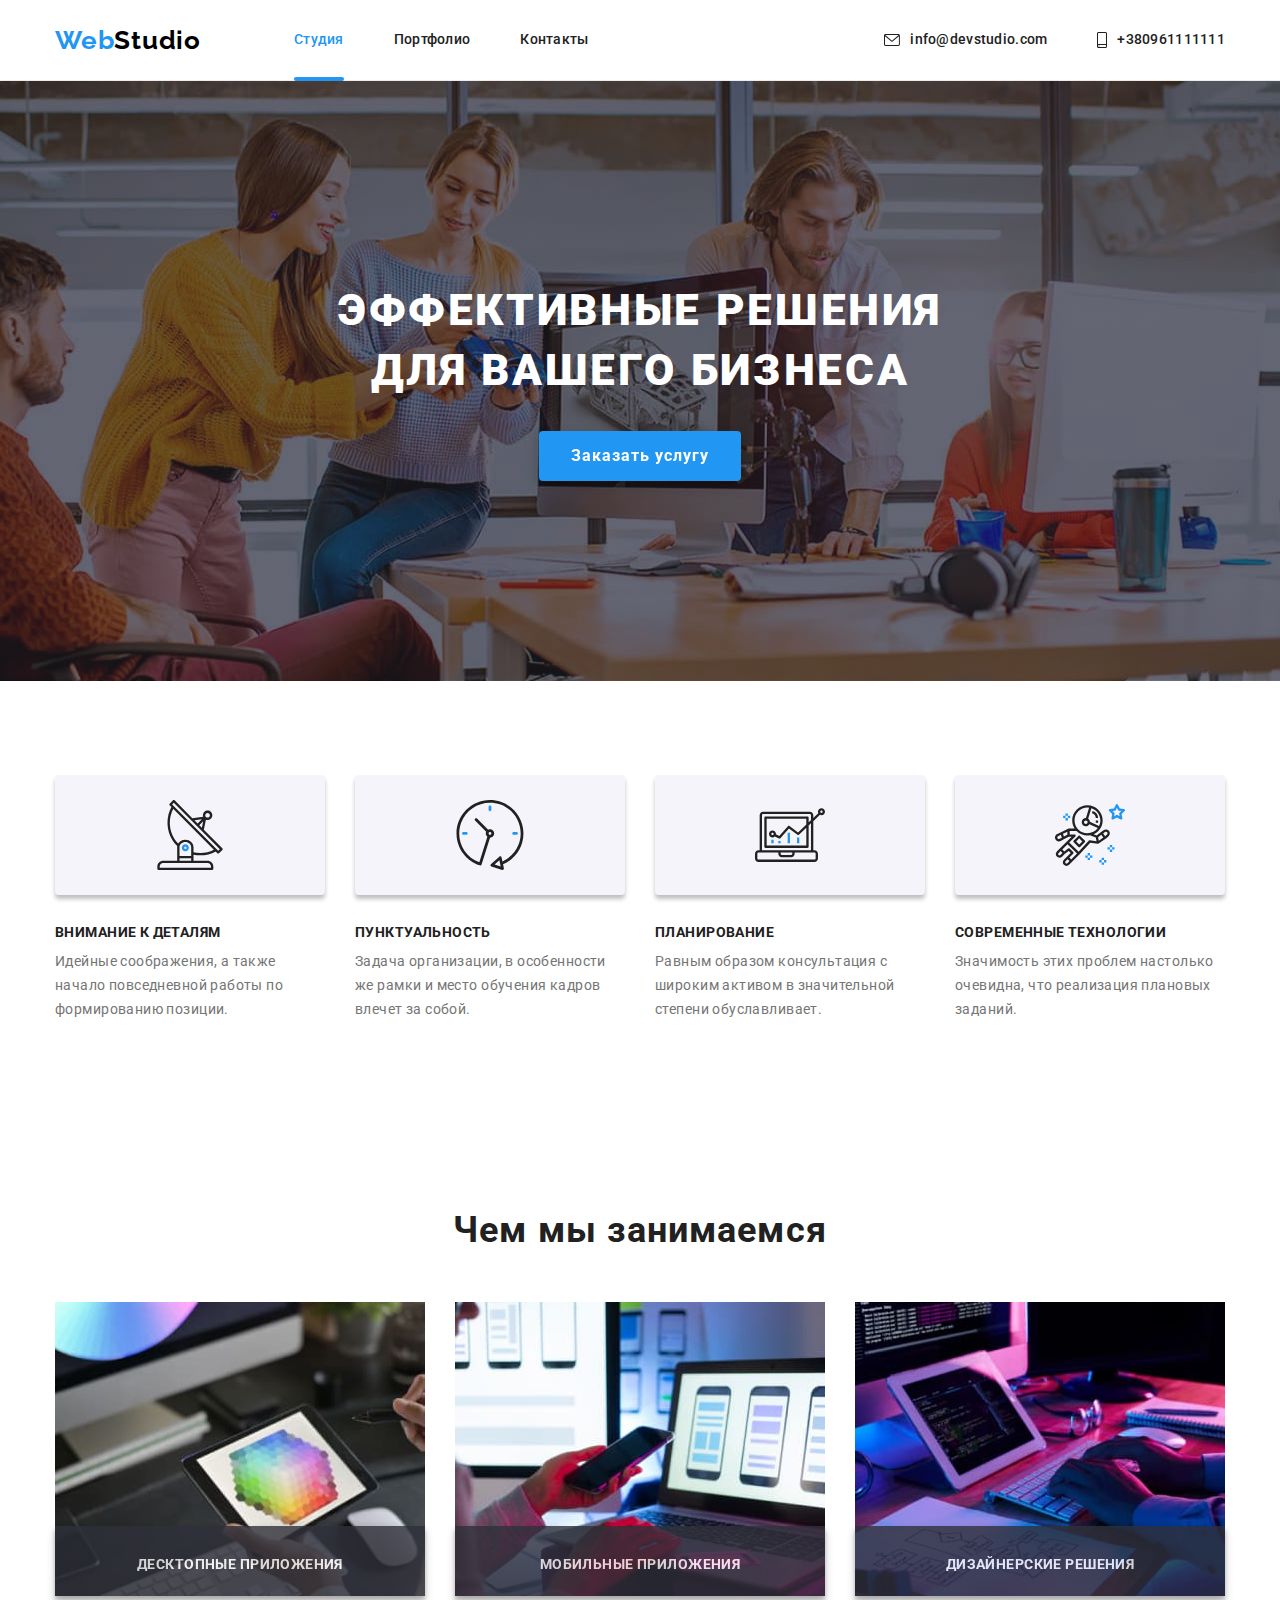
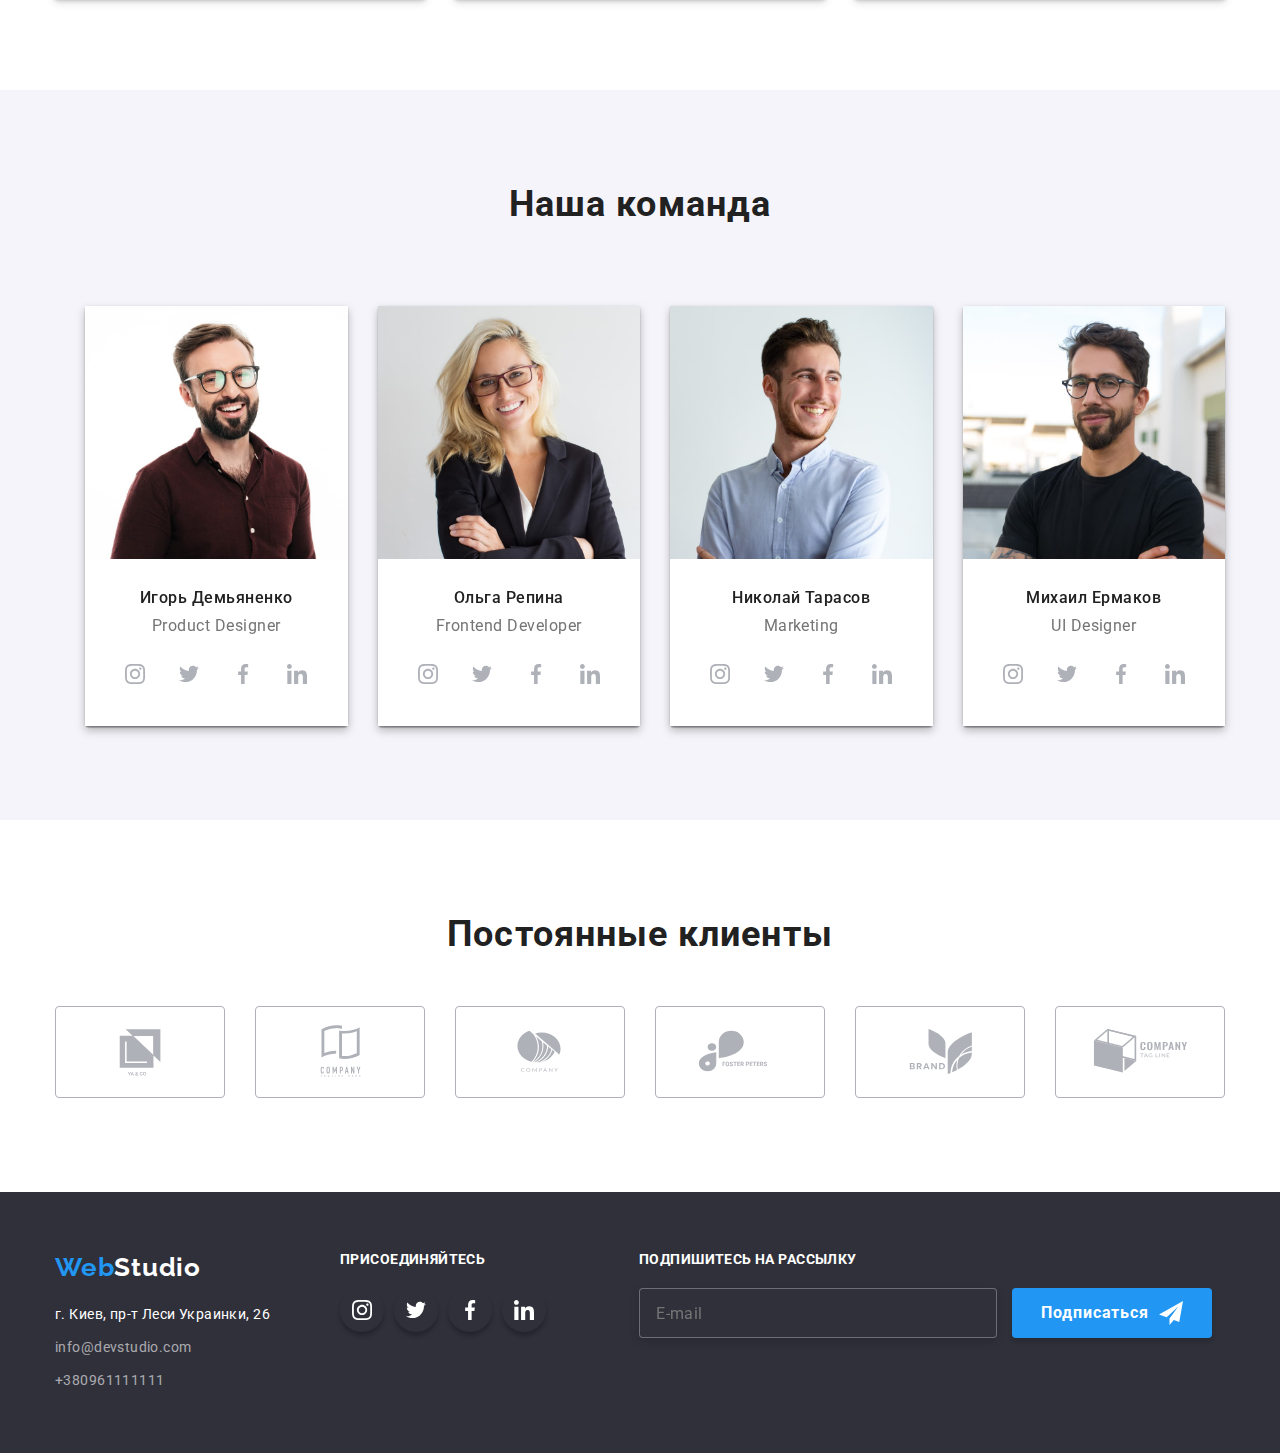
<file: index.html>
<!DOCTYPE html>
<html lang="ru">
  <head>
    <meta charset="UTF-8" />
    <meta http-equiv="X-UA-Compatible" content="IE=edge" />
    <meta name="viewport" content="width=device-width, initial-scale=1.0" />
    <title lang="en">WebStudio</title>
    <link rel="preconnect" href="https://fonts.googleapis.com">
    <link rel="preconnect" href="https://fonts.gstatic.com" crossorigin>
    <link href="https://fonts.googleapis.com/css2?family=Raleway:wght@700&family=Roboto:wght@400;500;700;900&display=swap" rel="stylesheet">
    <link rel="stylesheet" href="https://cdnjs.cloudflare.com/ajax/libs/modern-normalize/1.1.0/modern-normalize.min.css">
    <link rel="stylesheet" href="./css/main.min.css" />
    
  </head>

  <body> 
    
     
    <!-- Меню навигации -->
    
    <header class="header">
      <div class="header__container container">
       <nav class="header__navigation"> 
        <a class="header__logo link"  href=""> Web<span class="header__logo-span link" >Studio</span></a> 
        <ul class="header__list">
          <li class="header__item"><a class="header__link link current" href="/index.html">Студия</a></li>
          <li class="header__item"><a class="header__link link" href="./portfolio.html ">Портфолио</a></li>
          <li class="header__item"><a class="header__link link" href="">Контакты</a></li>
        </ul> 
      </nav>

        <!--Ссылка на адрес електронной пошти-->
        <ul class="contacts ">
          <li class="contacts__item">
            <a class="contacts__link link" lang="en" href="mailto:info@devstudio.com"><svg class="contacts__icon" width="16" height="12">
              <use href="./img/sprite.svg#icon-envelope"></use>
            </svg> info@devstudio.com</a>
          </li>
          <!--Ссылка на телефонный номер-->
          <li class="contacts__item"><a class="contacts__link link" href="tel:+380961111111"><svg class="contacts__icon" width="10" height="16">
              <use href="./img/sprite.svg#icon-smartphone"></use>
            </svg> +380961111111</a></li>
        </ul>
      </div>
    </header>
  
 

    <!-- Герой -->
    <main>
       <section class=" hero">
      <div class="container">
      
        <h1 class="hero__title">
          Эффективные решения <br />
          для вашего бизнеса
        </h1>
        <button class="hero__button" type="button " data-modal-open>Заказать услугу</button>
      
      </div>
    </section>
      <!-- Секция преимущества -->
      <section class="section">
      <div class="container">
        <h2 class="visually-hidden">Услуги</h2>
        <ul class="benefits">
          <li class="benefits__item"> 
            <div class="benefits__box">
            <svg class="benefits__icon">
            <use href="./img/sprite.svg#icon-antenna" width="70" height="70"></use>
          </svg>
        </div>
            <h3 class="benefits__title">ВНИМАНИЕ К ДЕТАЛЯМ</h3>
            <p class="benefits__text">
              Идейные соображения, а также начало повседневной работы по
              формированию позиции.
            </p>
          </li>

          <li class="benefits__item"> 
            <div class="benefits__box">
            <svg class="benefits__icon">
            <use href="./img/sprite.svg#icon-clock" width="70" height="70"></use>
          </svg>
        </div>
            <h3 class="benefits__title">ПУНКТУАЛЬНОСТЬ</h3>
            <p class="benefits__text">
              Задача организации, в особенности же рамки и место обучения кадров
              влечет за собой.
            </p>
          </li>

          <li class="benefits__item"> 
            <div class="benefits__box">
            <svg class="benefits__icon">
            <use href="./img/sprite.svg#icon-diagram" width="70" height="70"></use>
          </svg>
        </div>
            <h3 class="benefits__title">ПЛАНИРОВАНИЕ</h3>
            <p class="benefits__text">
              Равным образом консультация с широким активом в значительной
              степени обуславливает.
            </p>
          </li>

          <li class="benefits__item"> 
            <div class="benefits__box">
            <svg class="benefits__icon">
            <use href="./img/sprite.svg#icon-astronaut" width="70" height="70"></use>
          </svg>
        </div>
            <h3 class="benefits__title">СОВРЕМЕННЫЕ ТЕХНОЛОГИИ</h3>
            <p class="benefits__text">
              Значимость этих проблем настолько очевидна, что реализация
              плановых заданий.
            </p>
          </li>
        </ul>
       </div>
       </section>


      <!-- Чем занимаеться студия -->
      <section class="section ">
      <div class="container ">
        <h2 class="section__title">Чем мы занимаемся</h2>
        <ul class="services">
          <li class="services__item">
            <img
              src="./img/img1.jpg"
              width="370"
              height="294"
              alt="розробка дизайна"
            /><div class="services__container">
            <h3 class="services__heading">Десктопные приложения</h3</div>
          </li>
          <li class="services__item">
            <img
              src="./img/img2.jpg"
              width="370"
              height="294"
              alt="Создание дизайна для телефонной версии"
            /><div class="services__container">
            <h3 class="services__heading">Мобильные приложения</h3></div>
          </li>
          <li class="services__item">
            <img
              src="./img/img3.jpg"
              width="370"
              height="294"
              alt="Создание алгоритма"
            /><div class="services__container">
            <h3 class="services__heading">Дизайнерские решения</h3></div>
          </li>
        </ul>
      </div>
      </section>  
      <!-- Команда -->
      <section class="section section--another-bg">
      <div class="container">
        <h2 class="section__title">Наша команда</h2>
        <ul class="team list">
          <li class="team__item">
            <article class="team-card">
              <div class="team-card__thumb">
            <img
              src="./img/img4.jpg"
              width="270"
              height="260"
              alt="Игорь Демьяненко"
            />
            </div>
            <div class="team-card__content">
            <h3 class="team-card__title">Игорь Демьяненко</h3>
            <p class="team-card__text" lang="en">Product Designer</p>
             <ul class="social-network">
                <li class="social-network__item"><a class="social-network__link" href=""><svg class="social-network__icon " width="20" height="20">
            <use href="./img/sprite.svg#icon-instagram" width="20" height="20"></use>
            </svg></a>
               </li>
               
              <li class="social-network__item"><a class="social-network__link" href=""><svg class="social-network__icon" width="20" height="20">
            <use href="./img/sprite.svg#icon-twitter" width="20" height="20"></use>
            </svg></a></li>

              <li class="social-network__item"><a class="social-network__link" href=""><svg class="social-network__icon" width="20" height="20">
            <use href="./img/sprite.svg#icon-facebook" width="20" height="20"></use>
            </svg></a></li>
              
            <li class="social-network__item"><a class="social-network__link"  href=""><svg class="social-network__icon" width="20" height="20">
            <use href="./img/sprite.svg#icon-linkedin" width="20" height="20"></use>
            </svg></a></li>
          </ul>
          </div>
          </article>
        </li> 

          <li class="team__item">
            <article class="team-card">
              <div class="team-card__thumb">
            <img
              src="./img/img5.jpg"
              width="270"
              height="260"
              alt="Ольга Репина"
            />
            </div >
            <div class="team-card__content">
            <h3 class="team-card__title">Ольга Репина</h3>
            <p class="team-card__text" lang="en">Frontend Developer </p>
            
              <ul class="social-network">
                <li class="social-network__item"><a class="social-network__link" href=""><svg class="social-network__icon " width="20" height="20">
            <use href="./img/sprite.svg#icon-instagram" width="20" height="20"></use>
            </svg></a>
               </li>
               
              <li class="social-network__item"><a class="social-network__link" href=""><svg class="social-network__icon" width="20" height="20">
            <use href="./img/sprite.svg#icon-twitter" width="20" height="20"></use>
            </svg></a></li>

              <li class="social-network__item"><a class="social-network__link" href=""><svg class="social-network__icon" width="20" height="20">
            <use href="./img/sprite.svg#icon-facebook" width="20" height="20"></use>
            </svg></a></li>
              
            <li class="social-network__item"><a class="social-network__link" href=""><svg class="social-network__icon" width="20" height="20">
            <use href="./img/sprite.svg#icon-linkedin" width="20" height="20"></use>
            </svg></a></li>
          </ul>
          </div>
        </article>
          </li>

          <li class="team__item">
            <article class="team-card">
              <div class="team-card__thumb">
            <img
              src="./img/img6.jpg"
              width="270"
              height="260"
              alt="Николай Тарасов"
            />
            </div>
            <div class="team-card__content">
            <h3 class="team-card__title">Николай Тарасов</h3>
            <p class="team-card__text"  lang="en">Marketing</p>
             <ul class="social-network">
                <li class="social-network__item"><a class="social-network__link" href=""><svg class="social-network__icon " width="20" height="20">
            <use href="./img/sprite.svg#icon-instagram" width="20" height="20"></use>
            </svg></a>
               </li>
               
              <li class="social-network__item"><a class="social-network__link" href=""><svg class="social-network__icon" width="20" height="20">
            <use href="./img/sprite.svg#icon-twitter" width="20" height="20"></use>
            </svg></a></li>

              <li class="social-network__item"><a class="social-network__link" href=""><svg class="social-network__icon" width="20" height="20">
            <use href="./img/sprite.svg#icon-facebook" width="20" height="20"></use>
            </svg></a></li>
              
            <li class="social-network__item"><a class="social-network__link" href=""><svg class="social-network__icon" width="20" height="20">
            <use href="./img/sprite.svg#icon-linkedin" width="20" height="20"></use>
            </svg></a></li>
          </ul>
          </div>
          </article>
          </li>

          <li class="team__item">
            <article class="team-card">
              <div class="team-card__thumb">
            <img
              src="./img/img7.jpg"
              width="270"
              height="260"
              alt="Михаил Ермаков"
            />
            </div>
            <div class="team-card__content">
            <h3 class="team-card__title">Михаил Ермаков</h3>
            <p class="team-card__text"  lang="en">UI Designer</p>
             <ul class="social-network">
                <li class="social-network__item"><a class="social-network__link" href=""><svg class="social-network__icon " width="20" height="20">
            <use href="./img/sprite.svg#icon-instagram" width="20" height="20"></use>
            </svg></a>
               </li>
               
              <li class="social-network__item"><a class="social-network__link" href=""><svg class="social-network__icon" width="20" height="20">
            <use href="./img/sprite.svg#icon-twitter" width="20" height="20"></use>
            </svg></a></li>

              <li class="social-network__item"><a class="social-network__link" href=""><svg class="social-network__icon" width="20" height="20">
            <use href="./img/sprite.svg#icon-facebook" width="20" height="20"></use>
            </svg></a></li>
              
            <li class="social-network__item"><a class="social-network__link" href=""><svg class="social-network__icon" width="20" height="20">
            <use href="./img/sprite.svg#icon-linkedin" width="20" height="20"></use>
            </svg></a></li>
          </ul>
          </div>
          </article>
          </li>
        </ul>
      </div>
    </section>

    <!-- Постоянные клиенты -->
    <section class=" section">
      <div class="container">
        <h2 class="section__title">Постоянные клиенты</h2>
        <ul class="clients">
          <li class="clients__item"> <a class="clients__link" href=""> <svg class="clients__icon" width="170" height="92" >
            <use  href="./img/sprite.svg#icon-Client-1" width="106" height="60"></use>
          </svg></a> </li>
          <li class="clients__item"> <a class="clients__link" href=""> <svg class="clients__icon" width="170" height="92" >
            <use  href="./img/sprite.svg#icon-Client-2" width="106" height="60"></use>
          </svg></a> </li>
          <li class="clients__item"> <a class="clients__link" href=""> <svg class="clients__icon" width="170" height="92" >
            <use  href="./img/sprite.svg#icon-Client-3" width="106" height="60"></use>
          </svg></a> </li>
          <li class="clients__item"> <a class="clients__link" href=""> <svg class="clients__icon" width="170" height="92" >
            <use  href="./img/sprite.svg#icon-Client-4" width="106" height="60"></use>
          </svg></a> </li>
          <li class="clients__item"> <a class="clients__link" href=""> <svg class="clients__icon" width="170" height="92" >
            <use  href="./img/sprite.svg#icon-Client-5" width="106" height="60"></use>
          </svg></a> </li>
          <li class="clients__item"> <a class="clients__link" href=""> <svg class="clients__icon" width="170" height="92" >
            <use  href="./img/sprite.svg#icon-Client-6" width="106" height="60"></use>
          </svg></a> </li>
        </ul>

      </div>

    </section>
    </main>

    <footer class="footer">
      <div class="container footer-container">
        <div class="contacts-container">
       <h2 class="visually-hidden">Наши контакты</h2>
        <a class="footer__logo link" href=""> Web<span class="footer__logo-span">Studio</span> </a>
       <address> 
         <ul  class="footer-contacts" >      
          <li class="footer-contacts__item"><a class="footer-contacts__link link"
            href="https://goo.gl/maps/Y9wyzisQfnfLE8UF7"
            target="_blank"
            rel="noopener noreferrer"
            >г. Киев, пр-т Леси Украинки, 26</a
          ></li>    
          <li class="footer-contacts__item"><a class="footer-contacts__link-contact link" href="mailto:info@devstudio.com">info@devstudio.com</a></li> 

         <li class="footer-contacts__item"><a class="footer-contacts__link-contact link" href="tel:+380961111111">+380961111111</a></ul></li> 
        </ul>
      </address></div>
      <div class="join-footer">
       <h3 class="join-footer__title">Присоединяйтесь</h3>
       <ul class="footer-social-network">
         <li class="footer-social-network__item"> <a class="footer-social-network__link" href=""> <svg class="footer-social-network__icon" width="20" height="20">
           <use href="./img/sprite.svg#icon-instagram" width="20" height="20"></use>
         </svg></a> </li>
         <li class="footer-social-network__item"> <a class="footer-social-network__link" href=""> <svg class="footer-social-network__icon" width="20" height="20">
           <use href="./img/sprite.svg#icon-twitter" width="20" height="20"></use>
         </svg></a> </li>
         <li class="footer-social-network__item"> <a class="footer-social-network__link" href=""> <svg class="footer-social-network__icon" width="20" height="20">
           <use href="./img/sprite.svg#icon-facebook" width="20" height="20"></use>
         </svg></a> </li>
         <li class="footer-social-network__item"> <a class="footer-social-network__link" href=""> <svg class="footer-social-network__icon" width="20" height="20">
           <use href="./img/sprite.svg#icon-linkedin" width="20" height="20"></use>
         </svg></a> </li>
       </ul>
      </div>
       <form class="subscribe">
       <p class="subscribe__title ">Подпишитесь на рассылку</p>
         <span class="subscribe__form"> 
           <label>
             <input type="email" name="email" placeholder="E-mail"  class="subscribe__email"></label>
           <button type="submit" class="subscribe__button " >  Подписаться   <svg class="subscribe__icon" width="24" height="24">
        <use href="./img/sprite.svg#icon-telegram" width="24" height="24"></use>
        </svg></button></span>
     </form>

      </div>
      </div>
    </footer>

<div class="backdrop is-hidden" data-modal>
  <div class="modal-window ">
    <button class="modal-window__button" type="button" data-modal-close><svg class="modal-window__icon" >
      <use href="./img/sprite.svg#icon-modal-X"></use>
    </svg></button>
  

 <form action="#" class="modal-form">
   <b class="modal-form__title">Оставьте свои данные, мы вам перезвоним</b>
    <div class="modal-form__field">
     <label for="input-name" class="modal-form__label">Имя</label>
      <span class="modal-form__wrapper">
        <input type="text" id="input-name" class="modal-form__input" placeholder="Светлана Каавач"
         name="modal-name">
            <svg class="modal-form__icon" width="18" height="18">
               <use href="./img/sprite.svg#icon-person"></use>
               </svg>
       </span>
    </div> 
         <div class="modal-form__field">
           <label for="input-tel" class="modal-form__label">Телефон</label>
           <span class="modal-form__wrapper">
             <input type="tel" id="input-tel" class="modal-form__input" placeholder="+380777777777"
               name="modal-name">
                 <svg class="modal-form__icon" width="18" height="18">
                 <use href="./img/sprite.svg#icon-phone-form"></use>
                </svg>
           </span>
       </div>    
<div class="modal-form__field">
        <label for="input-email" class="modal-form__label">Почта</label>
           <span class="modal-form__wrapper">
            <input type="email" id="input-email" class="modal-form__input" placeholder="svetka@gmail.com"
            name="modal-name">
             <svg class="modal-form__icon" width="18" height="18">
              <use href="./img/sprite.svg#icon-email-form"></use>
             </svg>
           </span>
  </div>

   <div class="modal-form__field">
      <label for="comment" class="modal-form__label">Комментарий</label>
        <textarea name="modal-comment" id="comment" placeholder="Введите текст" class="modal-form__comment"></textarea>
     </div>
    <div class="modal-form__field">
      <input type="checkbox" id="check" name="policy" class="visually-hidden checkbox">
      <label for="check" class="checkbox__label">
       <span class="checkbox__icon">
        <svg class="" width="16" height="15">
       <use href="./img/sprite.svg#icon-check"></use>
        </svg>
        </span>
      <p class="checkbox__policy-text"> Соглашаюсь с рассылкой и принимаю  <a class="checkbox__policy-agreement" href="">Условия договора</a></p></label>
    </div>
     <button type="submit" class="form-btn">Отправить</button>
     </form>
     </div>
        </div>  
 <script src="./js/modal.js"></script>
  </body>
</html>
</file>
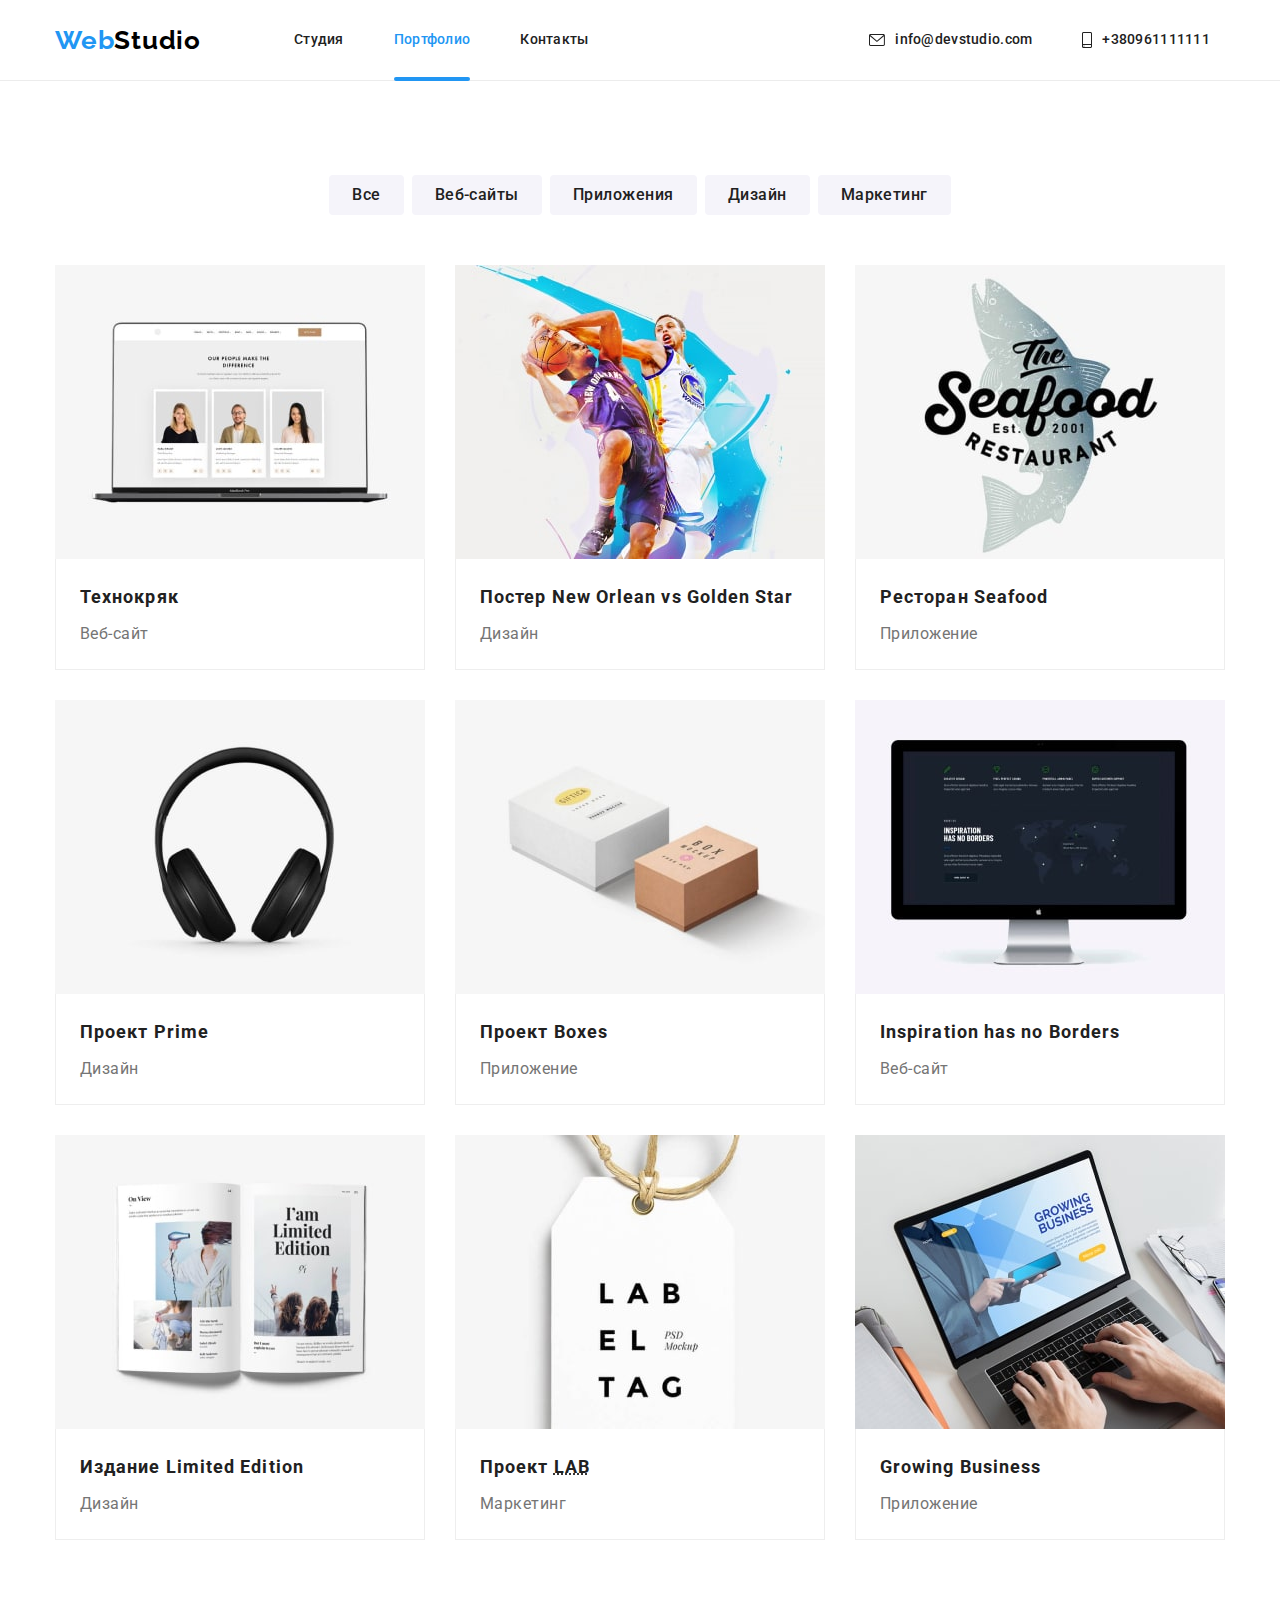
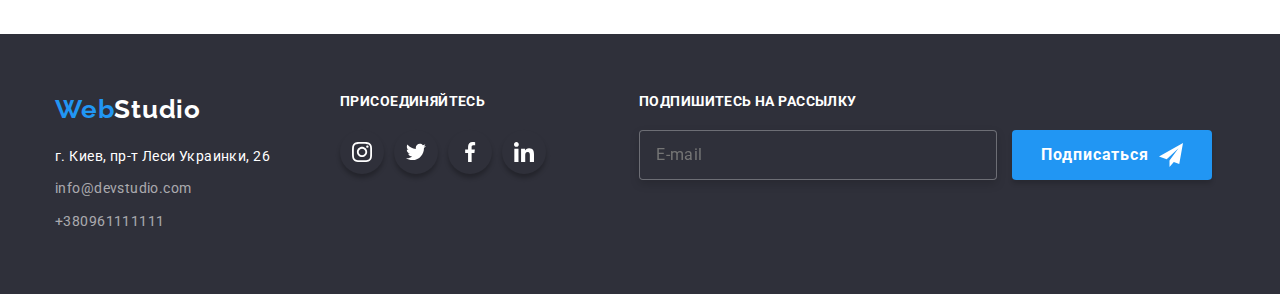
<file: portfolio.html>
<!DOCTYPE html>
<html lang="ru">
  <head>
    <meta charset="UTF-8" />
    <meta http-equiv="X-UA-Compatible" content="IE=edge" />
    <meta name="viewport" content="width=device-width, initial-scale=1.0" />
    <title lang="en">WebStudio</title>
<link rel="preconnect" href="https://fonts.googleapis.com">
<link rel="preconnect" href="https://fonts.gstatic.com" crossorigin>
<link href="https://fonts.googleapis.com/css2?family=Raleway:wght@700&family=Roboto:wght@400;500;700;900&display=swap" rel="stylesheet">
    <link rel="stylesheet" href="https://cdnjs.cloudflare.com/ajax/libs/modern-normalize/1.1.0/modern-normalize.min.css">
    <link rel="stylesheet" href="./css/main.min.css" />
    

  </head>
  <body>


    <!-- Меню навигации -->

    <header class="header">
      <div  class="header__container container">
      <nav class="header__navigation">
        <a class="header__logo link"  href=""> Web<span class="header__logo-span link">Studio</span></a> 
        <ul class="header__list">
          <li class="header__item" ><a class="header__link  link  " href="./index.html">Студия</a></li>
          <li class="header__item" ><a class="header__link  link  current"  href ="./portfolio.html">Портфолио</a></li>
          <li class="header__item"><a class="header__link link" href="">Контакты</a></li>
        </ul>
      </nav>
      <!--Ссылка на адрес електронной пошти-->
      <div class="header__container container">
      <ul class="contacts">
        <li class="contacts__item">
          <a class="contacts__link link" href="mailto:info@devstudio.com"
            ><svg class="contacts__icon" width="16" height="12">
              <use href="./img/sprite.svg#icon-envelope"></use>
            </svg> info@devstudio.com</a>
        </li>
        <!--Ссылка на телефонный номер-->
        <li class="contacts__item"><a class="contacts__link link" href="tel:+380961111111"><svg class="contacts__icon" width="10" height="16">
              <use href="./img/sprite.svg#icon-smartphone"></use>
            </svg> +380961111111</a></li>
      </ul>
      </div>
    </div>
    </header>


    <!-- Герой -->
    <main>
      <section class="section">
      <div class="container">
      
        <!--Фильтр в герое-->
        <h1 class="visually-hidden">Основная информация</h1>
        <ul class="filter">
          <li class="filter__item "><button class="filter__button  all" type="button">Все</button></li> 
          <li class="filter__item "><button class="filter__button web-sites" type="button">Веб-сайты</button></li>
          <li class="filter__item "><button class="filter__button aplication" type="button">Приложения</button></li>
          <li class="filter__item "><button class="filter__button design" type="button">Дизайн</button></li>
          <li class="filter__item "><button class="filter__button marketing" type="button">Маркетинг</button></li>
        </ul>
        <!--Список функций сайта с картинками-->
        <ul class="grid ">
          <li class="grid__item">
            <article class="project">
              <a class="project__link" href="">
              <div class="project__thumb">
            <img
              src="./img/Portfolio-img/img-1.jpg"
              alt="Как виглядит веб-страница на ноутбуке "
              width="370"
              height="294"
            />
          <p class="project__text-overlay">Технокряк это современная площадка распространения коронавируса. Компании используют эту платформу для цифрового шпионажа и атак на защищённые сервера конкурентов.</p>
          </div>
            <div class="card-content">
            <h2 class="card-content__title">Технокряк</h2>
            <p class="card-content__description">Веб-сайт</p>
          </div>
          </a>
        </article>
      </li>
          <li class="grid__item">
            <article class="project"> 
              <a class="project__link" href="">
              <div class="project__thumb">
            <img
              src="./img/Portfolio-img/img-2.jpg"
              alt="Постер Новый Орлеан и Голден Стар"
              width="370"
              height="294"
            />
          <p class="project__text-overlay">Технокряк это современная площадка распространения коронавируса. Компании используют эту платформу для цифрового шпионажа и атак на защищённые сервера конкурентов.</p>
          </div>
            <div class="card-content">
            <h2 class="card-content__title">
              Постер <span lang="en">New Orlean vs Golden Star</span>
            </h2>

            <p class="card-content__description">Дизайн</p>
          </div>
          </a>
        </article>
      </li>
          <li class="grid__item">
            <article class="project">
              <a class="project__link" href="">
              <div class="project__thumb">
            <img
              src="./img/Portfolio-img/img-3.jpg"
              alt="Логотип ресторана  морепродуктов"
              width="370"
              height="294"
            />
          <p class="project__text-overlay">Технокряк это современная площадка распространения коронавируса. Компании используют эту платформу для цифрового шпионажа и атак на защищённые сервера конкурентов.</p>
          </div>
            <div class="card-content">
            <h2 class="card-content__title">
              Ресторан <span lang="en">Seafood</span>
            </h2>
            <p class="card-content__description">Приложение</p>
          </div>
          </a>
        </article>
      </li>
          <li class="grid__item">
            <article class="project">
              <a class="project__link" href="">
              <div class="project__thumb">
            <img
              src="./img/Portfolio-img/img-4.jpg"
              alt="Наушники"
              width="370"
              height="294"
            />
          <p class="project__text-overlay">Технокряк это современная площадка распространения коронавируса. Компании используют эту платформу для цифрового шпионажа и атак на защищённые сервера конкурентов.</p>
          </div>
            <div class="card-content">
            <h2 class="card-content__title">
              Проект <span lang="en">Prime</span>
            </h2>
            <p class="card-content__description">Дизайн</p>
          </div>
          </a>
        </article>
      </li>
          <li class="grid__item">
            <article class="project">
              <a class="project__link" href="">
              <div class="project__thumb">
            <img
              src="./img/Portfolio-img/img-5.jpg"
              alt="Коробки"
              width="370"
              height="294"
            />
          <p class="project__text-overlay">Технокряк это современная площадка распространения коронавируса. Компании используют эту платформу для цифрового шпионажа и атак на защищённые сервера конкурентов.</p>
          </div>
            <div class="card-content">
            <h2 class="card-content__title">
              Проект <span lang="en">Boxes</span>
            </h2>
            <p class="card-content__description">Приложение</p>
          </div>
          </a>
        </article>
      </li>
          <li class="grid__item">
            <article class="project">
              <a class="project__link" href="">
              <div class="project__thumb">
            <img
              src="./img/Portfolio-img/img-6.jpg"
              alt="Экран с изображением карты"
              width="370"
              height="294"
            />
          <p class="project__text-overlay">Технокряк это современная площадка распространения коронавируса. Компании используют эту платформу для цифрового шпионажа и атак на защищённые сервера конкурентов.</p>
          </div>
            <div class="card-content">
            <h2 class="card-content__title" lang="en">
              Inspiration has no Borders
            </h2>
            <p class="card-content__description">Веб-сайт</p>
          </div>
          </a>
        </article>
      </li>
          <li class="grid__item">
            <article class="project">
              <a class="project__link" href="">
              <div class="project__thumb">
            <img
              src="./img/Portfolio-img/img-7.jpg"
              alt="Журнал-издание"
              width="370"
              height="294"
            />
          <p class="project__text-overlay">Технокряк это современная площадка распространения коронавируса. Компании используют эту платформу для цифрового шпионажа и атак на защищённые сервера конкурентов.</p>
          </div>
            <div class="card-content">
            <h2 class="card-content__title">
              Издание <span lang="en">Limited Edition</span>
            </h2>
            <p class="card-content__description">Дизайн</p>
          </div>
          </a>
        </article>
      </li>
          <li class="grid__item">
            <article class="project">
              <a class="project__link" href="">
              <div class="project__thumb">
            <img
              src="./img/Portfolio-img/img-8.jpg"
              alt="Лейба"
              width="370"
              height="294"
            />
          <p class="project__text-overlay">Технокряк это современная площадка распространения коронавируса. Компании используют эту платформу для цифрового шпионажа и атак на защищённые сервера конкурентов.</p>
          </div>
            <div class="card-content">
            <h2 class="card-content__title">
              Проект <abbr lang="en" title="LAB">LAB</abbr>
            </h2>
            <p class="card-content__description">Маркетинг</p>
          </div>
          </a>
        </article>
      </li>
          <li class="grid__item">
            <article class="project">
              <a class="project__link" href="">
              <div class="project__thumb">
            <img
              src="./img/Portfolio-img/img-9.jpg"
              alt="Розробка приложения для бизнеса"
              width="370"
              height="294"
            />
          <p class="project__text-overlay">Технокряк это современная площадка распространения коронавируса. Компании используют эту платформу для цифрового шпионажа и атак на защищённые сервера конкурентов.</p>
          </div>
            <div class="card-content">
            <h2 class="card-content__title" lang="en">
              Growing Business
            </h2>
            <p class="card-content__description">Приложение</p>
          </div>
          </a>
        </article>
      </li>
        </ul>
      
    </div>
  </section>
    </main>



    <footer class="footer">
      <div class="container footer-container">
        <div class="contacts-container">
       <h2 class="visually-hidden">Наши контакты</h2>
        <a class="footer__logo link" href=""> Web<span class="footer__logo-span">Studio</span> </a>
       <address> 
         <ul  class="footer-contacts" >      
          <li class="footer-contacts__item"><a class="footer-contacts__link link"
            href="https://goo.gl/maps/Y9wyzisQfnfLE8UF7"
            target="_blank"
            rel="noopener noreferrer"
            >г. Киев, пр-т Леси Украинки, 26</a
          ></li>    
          <li class="footer-contacts__item"><a class="footer-contacts__link-contact link" href="mailto:info@devstudio.com">info@devstudio.com</a></li> 

         <li class="footer-contacts__item"><a class="footer-contacts__link-contact link" href="tel:+380961111111">+380961111111</a></ul></li> 
        </ul>
      </address></div>
      <div class="join-footer">
       <h3 class="join-footer__title">Присоединяйтесь</h3>
       <ul class="footer-social-network">
         <li class="footer-social-network__item"> <a class="footer-social-network__link" href=""> <svg class="footer-social-network__icon" width="20" height="20">
           <use href="./img/sprite.svg#icon-instagram" width="20" height="20"></use>
         </svg></a> </li>
         <li class="footer-social-network__item"> <a class="footer-social-network__link" href=""> <svg class="footer-social-network__icon" width="20" height="20">
           <use href="./img/sprite.svg#icon-twitter" width="20" height="20"></use>
         </svg></a> </li>
         <li class="footer-social-network__item"> <a class="footer-social-network__link" href=""> <svg class="footer-social-network__icon" width="20" height="20">
           <use href="./img/sprite.svg#icon-facebook" width="20" height="20"></use>
         </svg></a> </li>
         <li class="footer-social-network__item"> <a class="footer-social-network__link" href=""> <svg class="footer-social-network__icon" width="20" height="20">
           <use href="./img/sprite.svg#icon-linkedin" width="20" height="20"></use>
         </svg></a> </li>
       </ul>
      </div>
       <form class="subscribe">
       <p class="subscribe__title ">Подпишитесь на рассылку</p>
         <span class="subscribe__form"> 
           <label>
             <input type="email" name="email" placeholder="E-mail"  class="subscribe__email"></label>
           <button type="submit" class="subscribe__button " >  Подписаться   <svg class="subscribe__icon" width="24" height="24">
        <use href="./img/sprite.svg#icon-telegram" width="24" height="24"></use>
        </svg></button></span>
     </form>

      </div>
      </div>
    </footer>
    </body>
  </html>
</file>
<file: css/main.min.css>
body{font-family:"Roboto", sans-serif;color:#212121}p,h1,h2,h3,h4,h5,h6{margin-top:0;margin-bottom:0}ul{list-style:none;margin-top:0;margin-bottom:0;padding-left:0}img{display:block;max-width:100%;height:auto}a{text-decoration:none}.container{width:1200px;margin:0 auto;padding-left:15px;padding-right:15px}.section{padding-bottom:94px;padding-top:94px}.link{text-decoration:none}.visually-hidden{position:absolute;clip:rect(0 0 0 0);width:1px;height:1px;margin:-1px}.header{border-bottom:1px solid #ececec}.header__logo{-webkit-box-align:center;-ms-flex-align:center;align-items:center;margin-right:93px;font-family:"Raleway", sans-serif;font-weight:700;color:#2196f3;font-size:26px;line-height:1.19;letter-spacing:0.03em}.header__logo-span{color:#000000}.header__navigation,.header__container,.header__list{display:-webkit-box;display:-ms-flexbox;display:flex;-webkit-box-align:center;-ms-flex-align:center;align-items:center}.header__item{font-weight:500;display:-webkit-box;display:-ms-flexbox;display:flex}.header__item:not(:last-child){margin-right:50px}.header__link{position:relative;font-size:14px;line-height:1.14;letter-spacing:0.02em;color:#212121;padding:32px 0px;-webkit-transition:color 250ms cubic-bezier(0.4, 0, 0.2, 1);transition:color 250ms cubic-bezier(0.4, 0, 0.2, 1)}.header__link:focus,.header__link:hover{color:#2196f3}.header__link.current{color:#2196f3}.header__link.current::after{content:"";position:absolute;left:0;bottom:0;display:block;opacity:1;width:100%;height:4px;border-radius:2px;bottom:-1px;background-color:#2196f3}.contacts{display:-webkit-box;display:-ms-flexbox;display:flex;margin-left:auto}.contacts__item+.contacts__item{margin-left:50px}.contacts__link{display:-webkit-box;display:-ms-flexbox;display:flex;-webkit-box-align:center;-ms-flex-align:center;align-items:center;font-weight:500;font-size:14px;line-height:1.14;letter-spacing:0.02em;color:var(--main-text-color);text-decoration:none;-webkit-transition:color 250ms cubic-bezier(0.4, 0, 0.2, 1);transition:color 250ms cubic-bezier(0.4, 0, 0.2, 1)}.contacts__link:focus,.contacts__link:hover{color:#2196f3}.contacts__icon{fill:currentColor;margin-right:10px}.contacts__icon:focus,.contacts__icon:hover{color:#2196f3}.hero{background-color:#c4c4c4;text-align:center;padding:200px 0px;background-image:-webkit-gradient(linear, left top, left bottom, from(rgba(47,48,58,0.4)), to(rgba(47,48,58,0.4))),url(../img/hero-img.jpg);background-image:linear-gradient(rgba(47,48,58,0.4), rgba(47,48,58,0.4)),url(../img/hero-img.jpg);background-repeat:no-repeat;background-position:center;background-size:cover}.hero__title{margin-bottom:30px;font-weight:900;font-size:44px;line-height:1.36;text-align:center;letter-spacing:0.06em;text-transform:uppercase;color:#fff}.hero__button{color:#fff;background-color:#2196f3;padding:10px 32px 10px 32px;border-radius:4px;border:2px #2196f3;border:2px transparent;font-weight:700;font-size:16px;line-height:1.87;letter-spacing:0.06em;cursor:pointer;min-width:200px;-webkit-filter:drop-shadow(0px 4px 4px rgba(0,0,0,0.25));filter:drop-shadow(0px 4px 4px rgba(0,0,0,0.25));text-align:center;text-decoration:none}.benefits{display:-webkit-box;display:-ms-flexbox;display:flex}.benefits li:not(:last-child){margin-right:30px}.benefits__item{width:270px}.benefits__box{display:-webkit-box;display:-ms-flexbox;display:flex;-webkit-box-pack:center;-ms-flex-pack:center;justify-content:center;margin-bottom:30px;padding:25px 0;background-color:#f5f4fa;-webkit-box-shadow:0px 4px 4px 0px #00000040;box-shadow:0px 4px 4px 0px #00000040;border-radius:4px}.benefits__icon{height:70px;width:70px}.benefits__icon:not(:last-child){margin-right:30px}.benefits__title{margin-bottom:10px;font-weight:700;font-size:14px;line-height:1.14;letter-spacing:0.03em;text-transform:uppercase;color:#212121}.benefits__text{font-size:14px;line-height:1.71;letter-spacing:0.03em;color:#757575}.section__title{margin-bottom:50px;font-weight:700;font-size:36px;line-height:1.16;text-align:center;letter-spacing:0.03em;color:#212121}.services{display:-webkit-box;display:-ms-flexbox;display:flex}.services__item{position:relative}.services__item:not(:last-child){margin-right:30px}.services__container{position:absolute;left:0;bottom:0;display:block;height:70px;width:100%;background-color:#2f303a;opacity:0.8;-webkit-box-shadow:0px 4px 4px 0px #00000040;box-shadow:0px 4px 4px 0px #00000040;-webkit-filter:drop-shadow(0px 4px 4px rgba(0,0,0,0.25));filter:drop-shadow(0px 4px 4px rgba(0,0,0,0.25))}.services__heading{font-weight:bold;font-size:14px;line-height:1.71;text-align:center;letter-spacing:0.03em;text-transform:uppercase;padding:27px 0;color:#fff}.team-card__content{padding-top:30px;padding-bottom:30px;-webkit-box-align:center;-ms-flex-align:center;align-items:center;background-color:#ffffff}.section--another-bg{background-color:#f5f4fa}.section__title{margin-bottom:50px;font-weight:700;font-size:36px;line-height:1.16;text-align:center;letter-spacing:0.03em;color:#212121}.team{display:-webkit-box;display:-ms-flexbox;display:flex;margin-left:calc(-1 * $gallery-set-gap);margin-top:calc(-1 * $gallery-set-gap)}.team__item{-ms-flex-preferred-size:calc((100% / 4 - $gallery-set-gap));flex-basis:calc((100% / 4 - $gallery-set-gap));margin-left:30px;margin-top:30px;-webkit-box-shadow:0px 2px 1px 0px #00000033, 0px 1px 1px 0px #00000024, 0px 1px 3px 0px #0000001f;box-shadow:0px 2px 1px 0px #00000033, 0px 1px 1px 0px #00000024, 0px 1px 3px 0px #0000001f;-webkit-filter:drop-shadow(0px 4px 4px rgba(0,0,0,0.25));filter:drop-shadow(0px 4px 4px rgba(0,0,0,0.25));border-radius:0px 0px 4px 4px}.team-card__title{margin-bottom:10px;font-weight:500;font-size:16px;line-height:1.18;text-align:center;letter-spacing:0.03em;color:#212121}.team-card__text{font-size:16px;line-height:1.18;text-align:center;letter-spacing:0.03em;color:#757575}.social-network{display:-webkit-box;display:-ms-flexbox;display:flex;margin-top:16px;-webkit-box-pack:center;-ms-flex-pack:center;justify-content:center}.social-network__icon{fill:currentColor}.social-network__item{display:-webkit-box;display:-ms-flexbox;display:flex}.social-network__item:not(:last-child){margin-right:10px}.social-network__link{color:#afb1b8;border-radius:50%;width:44px;height:44px;display:-webkit-box;display:-ms-flexbox;display:flex;-webkit-box-align:center;-ms-flex-align:center;align-items:center;-webkit-box-pack:center;-ms-flex-pack:center;justify-content:center;-webkit-transition:color 250ms cubic-bezier(0.4, 0, 0.2, 1),background-color 250ms cubic-bezier(0.4, 0, 0.2, 1);transition:color 250ms cubic-bezier(0.4, 0, 0.2, 1),background-color 250ms cubic-bezier(0.4, 0, 0.2, 1)}.social-network__link:hover,.social-network__link:focus{background-color:#2196f3;color:#fff}.clients__title{margin-bottom:50px;font-weight:700;font-size:36px;line-height:1.16;text-align:center;letter-spacing:0.03em;color:#212121}.clients{display:-webkit-box;display:-ms-flexbox;display:flex;-webkit-box-pack:center;-ms-flex-pack:center;justify-content:center;-webkit-box-align:center;-ms-flex-align:center;align-items:center}.clients__icon{fill:#afb1b8;-webkit-box-pack:center;-ms-flex-pack:center;justify-content:center;-webkit-box-align:center;-ms-flex-align:center;align-items:center;padding:16px 32px;-webkit-transition:fill 250ms cubic-bezier(0.4, 0, 0.2, 1);transition:fill 250ms cubic-bezier(0.4, 0, 0.2, 1)}.clients__item{width:170px;height:92px}.clients__item+.clients__item{margin-left:30px}.clients__link:hover .clients__item,.clients__link:focus .clients__item{fill:#2196f3}.clients__link{width:100%;height:100%;display:-webkit-box;display:-ms-flexbox;display:flex;-webkit-box-align:center;-ms-flex-align:center;align-items:center;-webkit-box-pack:center;-ms-flex-pack:center;justify-content:center;border:solid 1px #afb1b8;border-radius:4px;-webkit-transition:border-color 250ms cubic-bezier(0.4, 0, 0.2, 1);transition:border-color 250ms cubic-bezier(0.4, 0, 0.2, 1)}.clients__link:hover,.clients__link:focus{border-color:#2196f3}.filter{display:-webkit-box;display:-ms-flexbox;display:flex;margin-bottom:50px;-webkit-box-pack:center;-ms-flex-pack:center;justify-content:center}.filter__item:not(:last-child){margin-right:8px}.filter__button{font-weight:500;font-size:16px;line-height:1.62;text-align:center;letter-spacing:0.03em;color:var(--secondary-title-color);cursor:pointer;background-color:#f5f4fa;padding:6px 22px;border-radius:4px;border:1px solid transparent;-webkit-transition:background-color 250ms cubic-bezier(0.4, 0, 0.2, 1),color 250ms cubic-bezier(0.4, 0, 0.2, 1),-webkit-box-shadow 250ms cubic-bezier(0.4, 0, 0.2, 1);transition:background-color 250ms cubic-bezier(0.4, 0, 0.2, 1),color 250ms cubic-bezier(0.4, 0, 0.2, 1),-webkit-box-shadow 250ms cubic-bezier(0.4, 0, 0.2, 1);transition:background-color 250ms cubic-bezier(0.4, 0, 0.2, 1),color 250ms cubic-bezier(0.4, 0, 0.2, 1),box-shadow 250ms cubic-bezier(0.4, 0, 0.2, 1);transition:background-color 250ms cubic-bezier(0.4, 0, 0.2, 1),color 250ms cubic-bezier(0.4, 0, 0.2, 1),box-shadow 250ms cubic-bezier(0.4, 0, 0.2, 1),-webkit-box-shadow 250ms cubic-bezier(0.4, 0, 0.2, 1)}.filter__button.current{color:#2196f3}.filter__button:focus,.filter__button:hover{background-color:#2196f3;color:#fff;-webkit-box-shadow:0px 4px 4px 0px #00000040;box-shadow:0px 4px 4px 0px #00000040;-webkit-box-shadow:0px 2px 2px 0px #0000001f;box-shadow:0px 2px 2px 0px #0000001f;-webkit-box-shadow:0px 1px 2px 0px #00000014;box-shadow:0px 1px 2px 0px #00000014;-webkit-box-shadow:0px 3px 1px 0px #0000001a;box-shadow:0px 3px 1px 0px #0000001a}.all{min-width:73px}.web-sites{min-width:128px}.aplication{min-width:145px}.design{min-width:103px}.marketing{min-width:130px}.grid{margin-left:-30px;margin-top:-30px;display:-webkit-box;display:-ms-flexbox;display:flex;-ms-flex-wrap:wrap;flex-wrap:wrap}.grid__item{-ms-flex-preferred-size:calc((100% / 3 - 180));flex-basis:calc((100% / 3 - 180));margin-left:30px;margin-top:30px}.grid__item:nth-last-child(-n+3){margin-bottom:0px}.grid__item:nth-child(3n){margin-right:0px}.project__link{display:block;-webkit-transition:-webkit-box-shadow 250ms cubic-bezier(0.4, 0, 0.2, 1);transition:-webkit-box-shadow 250ms cubic-bezier(0.4, 0, 0.2, 1);transition:box-shadow 250ms cubic-bezier(0.4, 0, 0.2, 1);transition:box-shadow 250ms cubic-bezier(0.4, 0, 0.2, 1), -webkit-box-shadow 250ms cubic-bezier(0.4, 0, 0.2, 1)}.project__link:hover,.project__link:focus{-webkit-box-shadow:0px 4px 4px 0px #00000040;box-shadow:0px 4px 4px 0px #00000040}.project__thumb{position:relative;-webkit-transition:-webkit-transform 250ms cubic-bezier(0.4, 0, 0.2, 1);transition:-webkit-transform 250ms cubic-bezier(0.4, 0, 0.2, 1);transition:transform 250ms cubic-bezier(0.4, 0, 0.2, 1);transition:transform 250ms cubic-bezier(0.4, 0, 0.2, 1), -webkit-transform 250ms cubic-bezier(0.4, 0, 0.2, 1);overflow:hidden}.project__text-overlay{display:-webkit-box;display:-ms-flexbox;display:flex;font-size:18px;line-height:1.56;letter-spacing:0.03em;color:#fff;padding:63px 24px;height:100%;width:100%;background:rgba(33,150,243,0.9);position:absolute;top:0;overflow:auto;-webkit-transform:translateY(100%);transform:translateY(100%);-webkit-transition:-webkit-transform 250ms cubic-bezier(0.4, 0, 0.2, 1);transition:-webkit-transform 250ms cubic-bezier(0.4, 0, 0.2, 1);transition:transform 250ms cubic-bezier(0.4, 0, 0.2, 1);transition:transform 250ms cubic-bezier(0.4, 0, 0.2, 1), -webkit-transform 250ms cubic-bezier(0.4, 0, 0.2, 1)}.project__link:hover .project__text-overlay,.project__link:focus .project__text-overlay{-webkit-transform:translateY(0%);transform:translateY(0%)}.card-content{padding:20px 24px;border-left:1px solid #eeeeee;border-bottom:1px solid #eeeeee;border-right:1px solid #eeeeee}.card-content__title{font-weight:700;font-size:18px;line-height:2;letter-spacing:0.06em;color:#212121;margin-bottom:4px}.card-content__description{font-size:16px;line-height:1.87;letter-spacing:0.03em;color:#757575}.footer{background-color:#2f303a;padding:60px 0px}.footer-container{display:-webkit-box;display:-ms-flexbox;display:flex}.footer__logo,.footer__logo-span{font-family:"Raleway", sans-serif;font-weight:700;color:#2196f3;font-size:26px;line-height:1.19;letter-spacing:0.03em}.footer__logo-span{color:#fff}address{font-style:normal;margin-top:20px}.footer-contacts__item:not(:last-child){margin-bottom:9px}.footer-contacts__link.link{color:#fff;font-size:14px;line-height:1.71;letter-spacing:0.03em}.footer-contacts__link-contact{font-size:14px;line-height:1.71;letter-spacing:0.03em;color:rgba(255,255,255,0.6)}.join-footer{margin-left:70px;-webkit-box-pack:center;-ms-flex-pack:center;justify-content:center}.join-footer__title{font-style:normal;font-weight:bold;font-size:14px;line-height:1.14em;letter-spacing:0.03em;text-transform:uppercase;color:#ffffff;margin-bottom:20px}.footer-social-network{-webkit-box-align:baseline;-ms-flex-align:baseline;align-items:baseline;display:-webkit-box;display:-ms-flexbox;display:flex}.footer-social-network__item+.footer-social-network__item{margin-left:10px}.footer-social-network__link{display:-webkit-box;display:-ms-flexbox;display:flex;height:44px;width:44px;-webkit-box-shadow:0px 4px 4px 0px #00000040;box-shadow:0px 4px 4px 0px #00000040;border-radius:50%;-webkit-box-pack:center;-ms-flex-pack:center;justify-content:center;-webkit-box-align:center;-ms-flex-align:center;align-items:center;color:#ffffff;-webkit-transition:background-color 250ms cubic-bezier(0.4, 0, 0.2, 1),color 250ms cubic-bezier(0.4, 0, 0.2, 1);transition:background-color 250ms cubic-bezier(0.4, 0, 0.2, 1),color 250ms cubic-bezier(0.4, 0, 0.2, 1)}.footer-social-network__link:hover,.footer-social-network__link:focus{background-color:#2196f3;color:#fff}.footer-social-network__icon{fill:#ffffff}.subscribe{margin-left:93px;-webkit-box-pack:center;-ms-flex-pack:center;justify-content:center}.subscribe__title{font-weight:bold;font-size:14px;line-height:1.14em;letter-spacing:0.03em;text-transform:uppercase;color:#fff;margin-bottom:20px}.subscribe__form{display:-webkit-box;display:-ms-flexbox;display:flex;-webkit-box-pack:center;-ms-flex-pack:center;justify-content:center;-webkit-box-align:center;-ms-flex-align:center;align-items:center}.subscribe__email{font-weight:normal;font-size:16px;line-height:1.25em;letter-spacing:0.03em;color:rgba(255,255,255,0.6);border:1px solid rgba(255,255,255,0.3);-webkit-box-sizing:border-box;box-sizing:border-box;-webkit-filter:drop-shadow(0px 4px 4px rgba(0,0,0,0.15));filter:drop-shadow(0px 4px 4px rgba(0,0,0,0.15));border-radius:4px;background-color:#2f303a;height:50px;width:358px;padding-left:16px;-webkit-transition:border 250ms cubic-bezier(0.4, 0, 0.2, 1);transition:border 250ms cubic-bezier(0.4, 0, 0.2, 1)}.subscribe__email:focus,.subscribe__email:hover{border:1px solid #2196f3}.subscribe__button{display:-webkit-box;display:-ms-flexbox;display:flex;-webkit-box-align:center;-ms-flex-align:center;align-items:center;-webkit-box-pack:center;-ms-flex-pack:center;justify-content:center;font-weight:bold;font-size:16px;line-height:1.86em;text-align:center;letter-spacing:0.06em;margin-left:15px;color:#ffffff;background-color:#2196f3;-webkit-box-shadow:0px 4px 4px rgba(0,0,0,0.15);box-shadow:0px 4px 4px rgba(0,0,0,0.15);border-radius:4px;border:1px solid transparent;height:50px;width:200px;-webkit-transition:background-color 250ms cubic-bezier(0.4, 0, 0.2, 1),border 250ms cubic-bezier(0.4, 0, 0.2, 1);transition:background-color 250ms cubic-bezier(0.4, 0, 0.2, 1),border 250ms cubic-bezier(0.4, 0, 0.2, 1)}.subscribe__button:focus,.subscribe__button:hover{border:1px solid #ffffff}.subscribe__icon{margin-left:10px;fill:#fff}.backdrop{position:fixed;width:100vw;height:100vh;background:rgba(0,0,0,0.2);top:0;-webkit-transition:opacity 250ms cubic-bezier(0.4, 0, 0.2, 1),visibility 250ms cubic-bezier(0.4, 0, 0.2, 1);transition:opacity 250ms cubic-bezier(0.4, 0, 0.2, 1),visibility 250ms cubic-bezier(0.4, 0, 0.2, 1)}.backdrop.is-hidden{visibility:hidden;opacity:0;pointer-events:none}.modal-window{position:absolute;width:528px;height:581px;background-color:#ffffff;-webkit-box-shadow:0px 1px 3px rgba(0,0,0,0.12),0px 1px 1px rgba(0,0,0,0.14),0px 2px 1px rgba(0,0,0,0.2);box-shadow:0px 1px 3px rgba(0,0,0,0.12),0px 1px 1px rgba(0,0,0,0.14),0px 2px 1px rgba(0,0,0,0.2);border-radius:4px;left:50%;top:50%;-webkit-transform:translate(-50%, -50%);transform:translate(-50%, -50%)}.modal-window__button{width:30px;height:30px;border:1px solid #0000001a;background-color:unset;border-radius:50%;position:absolute;top:8px;right:8px;cursor:pointer;padding:0;-webkit-transition:color 250ms cubic-bezier(0.4, 0, 0.2, 1);transition:color 250ms cubic-bezier(0.4, 0, 0.2, 1)}.modal-window__button:focus .modal-icon,.modal-window__button:hover .modal-icon{fill:#2196f3}.modal-window__icon{fill:#000000;width:11px;height:11px}.modal-form{padding:40px}.modal-form__title{font-weight:bold;font-size:20px;line-height:1.15em;text-align:center;letter-spacing:0.03em;color:#212121;display:block;margin-bottom:12px}.modal-form__field{margin-bottom:10px}.modal-form__label{font-weight:normal;font-size:12px;line-height:1.17em;letter-spacing:0.01em;color:#757575;margin-bottom:4px}.modal-form__wrapper{margin-top:4px;display:block;position:relative}.modal-form__input{width:100%;height:42px;border:1px solid rgba(33,33,33,0.2);-webkit-box-sizing:border-box;box-sizing:border-box;border-radius:4px;padding-left:40px}.modal-form__icon{position:absolute;left:10px;top:50%;-webkit-transform:translateY(-50%);transform:translateY(-50%)}.modal-form__comment{margin-top:4px;display:block;width:100%;height:120px;border:1px solid rgba(33,33,33,0.2);-webkit-box-sizing:border-box;box-sizing:border-box;border-radius:4px;padding-left:10px;padding-top:15px;resize:none}.modal-form__comment::-webkit-input-placeholder{font-size:14px}.modal-form__comment:-ms-input-placeholder{font-size:14px}.modal-form__comment::-ms-input-placeholder{font-size:14px}.modal-form__comment::placeholder{font-size:14px}.checkbox:checked+.checkbox__label>.checkbox__icon{background:#2196f3;border:2px solid transparent}.checkbox__label{display:-webkit-box;display:-ms-flexbox;display:flex;-webkit-box-pack:center;-ms-flex-pack:center;justify-content:center;-webkit-box-align:center;-ms-flex-align:center;align-items:center;cursor:pointer;margin-top:20px;margin-bottom:30px}.checkbox__icon{width:16px;height:15px;border:2px solid #000000;border-radius:2px;margin-right:5px;display:-webkit-box;display:-ms-flexbox;display:flex;-webkit-box-align:center;-ms-flex-align:center;align-items:center;-webkit-box-pack:center;-ms-flex-pack:center;justify-content:center;fill:#fff}.checkbox__policy-text{font-weight:normal;font-size:14px;line-height:1.71em;letter-spacing:0.03em;color:#757575}.checkbox__policy-agreement{color:#2196f3;text-decoration:underline}.form-btn{width:200px;height:50px;background-color:#2196f3;color:#fff;-webkit-box-shadow:0px 4px 4px rgba(0,0,0,0.15);box-shadow:0px 4px 4px rgba(0,0,0,0.15);border-radius:4px;font-weight:bold;font-size:16px;line-height:1.87em;-webkit-box-align:center;-ms-flex-align:center;align-items:center;text-align:center;letter-spacing:0.06em;display:block;margin:0 auto;cursor:pointer;border:1px solid transparent}
/*# sourceMappingURL=main.min.css.map */
</file>
